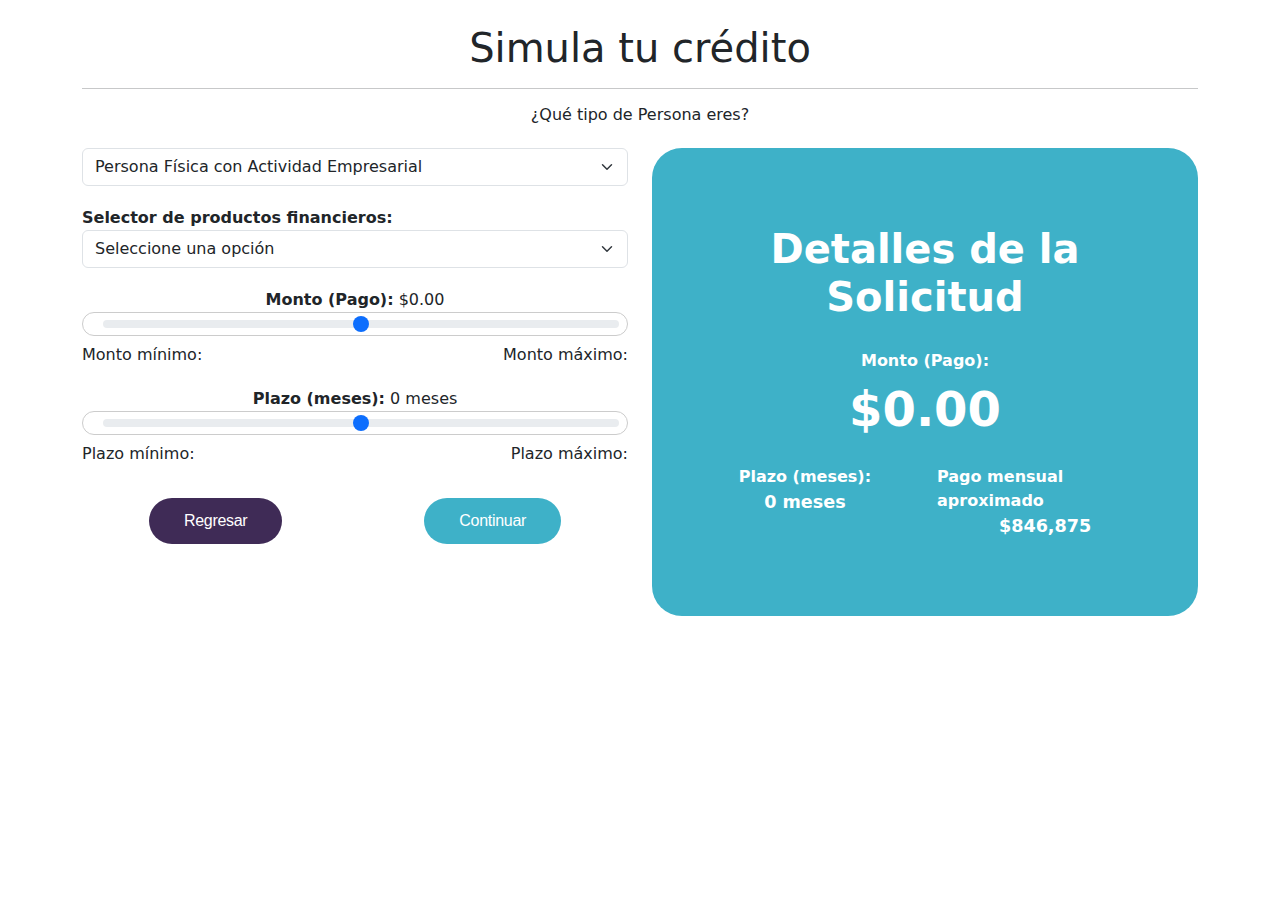
<file: simulador/index.html>
<!DOCTYPE html>
<html lang="en">
<head>
    <meta charset="UTF-8">
    <meta name="viewport" content="width=device-width, initial-scale=1.0">
    <title>Simulador de Crédito</title>
    <link href="https://cdn.jsdelivr.net/npm/bootstrap@5.3.3/dist/css/bootstrap.min.css" rel="stylesheet"
        integrity="sha384-QWTKZyjpPEjISv5WaRU9OFeRpok6YctnYmDr5pNlyT2bRjXh0JMhjY6hW+ALEwIH" crossorigin="anonymous">
    <link rel="stylesheet" href="styles.css">
</head>
<body>
    <main>
      <div class="container mt-4 text-center pb-3">
        <h1 class="text-center mb-2">Simula tu crédito</h1>
        <hr class="w-60 mx-auto line">
        <h6>¿Qué tipo de Persona eres?</h6>
    </div>
      
    <div class="container">
      <div class="row">
        <div class="col-md-6">
          <div class="form-group">
            <select id="personType" class="form-select" onchange="handleSelectionChange(this)">
              <option value="fisica">Persona Física con Actividad Empresarial</option>
              <option value="moral">Persona Moral</option>
            </select>
          </div>
          <div class="form-group">
            <label for="productSelector" class="form-label title-box">Selector de productos financieros:</label>
            <select id="productSelector" class="form-select">
              <option value="">Seleccione una opción</option>
            </select>
          </div>
          <div class="text-center mb-5">
            <div class="form-group">
              <label for="loanRange" class="form-label title-box">Monto (Pago):</label>
              <span id="selectedAmount">$0</span>
              <input type="range" id="loanRange" class="form-range" step="1" >
              <div class="d-flex justify-content-between">
                <span id="minAmountLabel">Monto mínimo:</span>
                <span id="maxAmountLabel">Monto máximo:</span>
              </div>
            </div>
            <div class="form-group mt-3">
              <label for="loanTerm" class="form-label title-box">Plazo (meses):</label>
              <span id="selectedTerm">0 meses</span>
              <input type="range" id="loanTerm" class="form-range" step="1" >
              <div class="d-flex justify-content-between">
                <span id="minTermLabel">Plazo mínimo:</span>
                <span id="maxTermLabel">Plazo máximo:</span>
              </div>
            </div>
          </div>
          <div class="d-flex gap-2 btns">
            <a class="btn btn-regresar" onclick="handleRegresar()">Regresar</a>
            <button class="btn btnCalculo" onclick="guardarDatos(); handleContinue();">Continuar</button>
          </div>
        </div>
        <div class="col-md-6">
          <div class="card-body custom-card bordered-card">
            <div class="text-center">
              <h3 class="title-box-s">Detalles de la Solicitud</h3>
            </div>
            <div class="container text-center">
              <small id="loanR" class="d-flex justify-content-center title-box">Monto (Pago):</small>
              <span id="selectedAmountLabel" class="resultado d-flex justify-content-center ">$0</span>
            </div>
            <div class="row">
              <div class="col-6">
                <small class="d-flex justify-content-center title-box">Plazo (meses):</small>
                <span id="selectedTermLabel2" class="d-flex justify-content-center fs-1 resultado-card">0 meses</span> 
              </div>
              <div class="col-6">
                <small class="d-flex justify-content-center title-box">Pago mensual aproximado</small>
                <span class="d-flex justify-content-center fs-1 resultado-card">$846,875</span>
              </div>
            </div>
          </div>
        </div>
      </div>
    </div>
        <script src="script.js"></script>
        <script src="resultados.js"></script>
        <script src="datos.js"></script>
        <script src="https://cdn.jsdelivr.net/npm/bootstrap@5.3.3/dist/js/bootstrap.bundle.min.js"
            integrity="sha384-YvpcrYf0tY3lHB60NNkmXc5s9fDVZLESaAA55NDzOxhy9GkcIdslK1eN7N6jIeHz"
            crossorigin="anonymous"></script>
    </main>
</body>
</html>
</file>
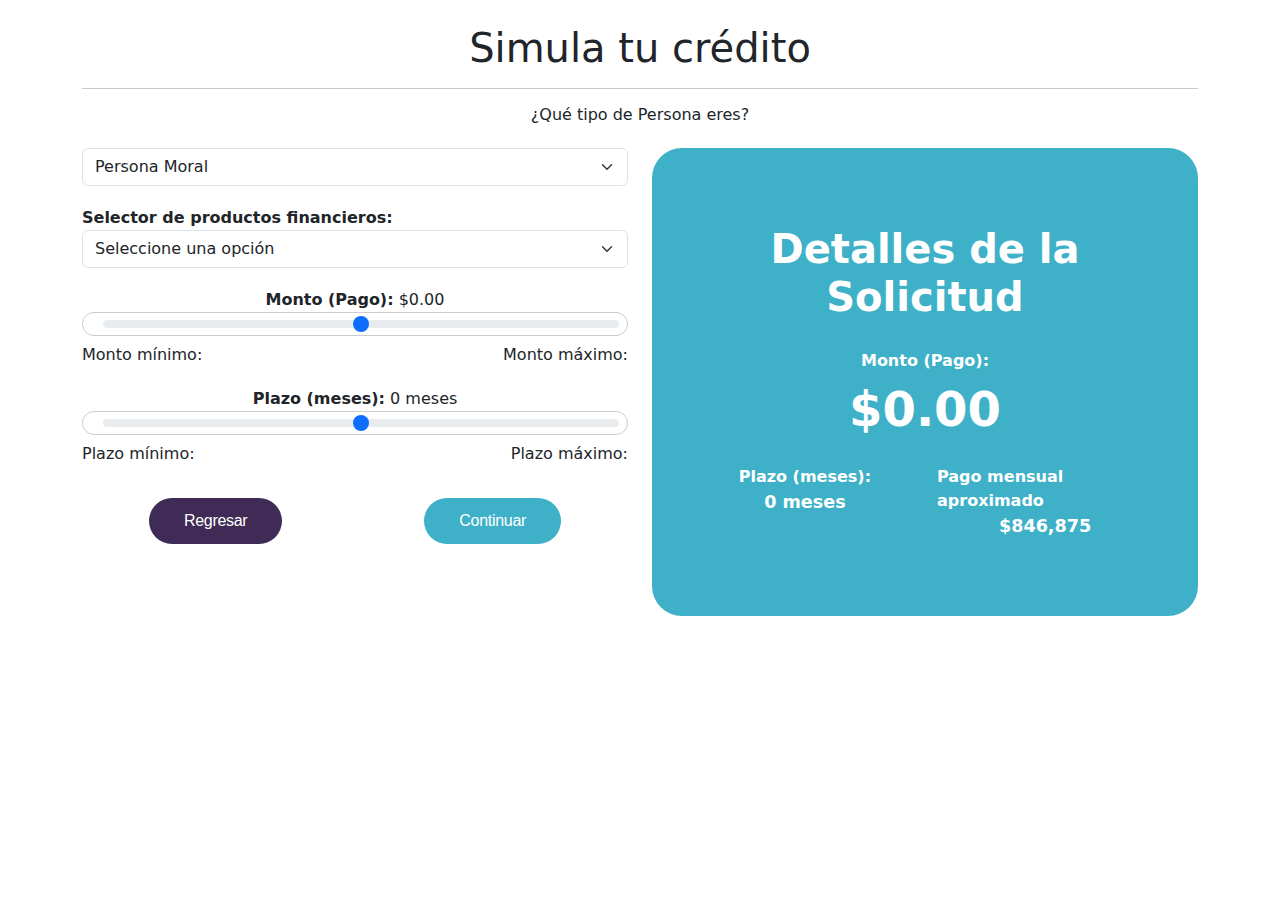
<file: simulador/PMoral.html>
<!DOCTYPE html>
<html lang="en">
<head>
    <meta charset="UTF-8">
    <meta name="viewport" content="width=device-width, initial-scale=1.0">
    <title>Persona Moral</title>
    <link href="https://cdn.jsdelivr.net/npm/bootstrap@5.3.3/dist/css/bootstrap.min.css" rel="stylesheet" integrity="sha384-QWTKZyjpPEjISv5WaRU9OFeRpok6YctnYmDr5pNlyT2bRjXh0JMhjY6hW+ALEwIH" crossorigin="anonymous">
    <link rel="stylesheet" href="styles.css">
</head>
<body>
    <main>
        <div class="container mt-4 text-center pb-3">
            <h1 class="text-center mb-2">Simula tu crédito</h1>
            <hr class="w-60 mx-auto line">
            <h6>¿Qué tipo de Persona eres?</h6>
        </div>
         
        <div class="container">
            <div class="row">
              <div class="col-md-6">
                    <div class="form-group">
                        <select id="personType" class="form-select" onchange="handleSelectionChange(this)">
                            <option value="moral">Persona Moral</option>
                            <option value="fisica">Persona Física con Actividad Empresarial</option>
                        </select>
                    </div>
                    <div class="form-group ">
                        <label for="productSelector" class="form-label title-box">Selector de productos financieros:</label>
                        <select id="productSelector" class="form-select">
                            <option value="">Seleccione una opción</option>
                        </select>
                    </div>
                    <div class="text-center mb-5">
                        <div class="form-group">
                                <label for="loanRange" class="form-label title-box">Monto (Pago):</label>
                                <span id="selectedAmount">$0</span>
                                <input type="range" id="loanRange" class="form-range" step="1" >
                                <div class="d-flex justify-content-between">
                                    <span id="minAmountLabel">Monto mínimo:</span>
                                    <span id="maxAmountLabel">Monto máximo:</span>
                                </div>
                        </div>
        
                        <div class="form-group mt-3">
                                <label for="loanTerm" class="form-label title-box">Plazo (meses):</label>
                                <span id="selectedTerm">0 meses</span>
                                <input type="range" id="loanTerm" class="form-range" step="1">
                                <div class="d-flex justify-content-between">
                                    <span id="minTermLabel">Plazo mínimo:</span>
                                    <span id="maxTermLabel">Plazo máximo:</span>
                                </div>
                        </div>
                    </div>
                    <div class="d-flex gap-2 btns">
                        <a class="btn btn-regresar" onclick="handleRegresar()">Regresar</a>
                        <button class="btn btnCalculo" onclick="guardarDatos(); handContinue();">Continuar</button>
                    </div>
                </div>
                <div class="col-md-6">
                    <div class="col-md-12 mb-5">
                        <div class="card-body custom-card bordered-card">
                            <div class="text-center ">
                                <h3 class="title-box-s">Detalles de la Solicitud</h3>
                            </div>
                            <div class="text-center">
                                <small id="loanR" class="d-flex justify-content-center  title-box">Monto (Pago):</small>
                                <span id="selectedAmountLabel" class="resultado d-flex justify-content-center">$0</span>
                            </div>
                            <div class="row">
                                <div class="col-6">
                                    <small class="d-flex justify-content-center  title-box">Plazo (meses):</small>
                                    <span id="selectedTermLabel2" class="d-flex justify-content-center fs-1 resultado-card">0 meses</span> 
                                </div>
                                <div class="col-6">
                                    <small class="d-flex justify-content-center title-box">Pago mensual aproximado</small>
                                    <span class="d-flex justify-content-center fs-1 resultado-card">$846,875</span>
                                  </div>  
                            </div>
                        </div>
                    </div>        
                </div>     
            </div>
        </div>
    </main>
    <script src="script.js"></script>
    <script src="resultados.js"></script>
    <script src="datos.js"></script>
    <script src="https://cdn.jsdelivr.net/npm/bootstrap@5.3.3/dist/js/bootstrap.bundle.min.js" integrity="sha384-YvpcrYf0tY3lHB60NNkmXc5s9fDVZLESaAA55NDzOxhy9GkcIdslK1eN7N6jIeHz" crossorigin="anonymous"></script>
</body>
</html>
</file>
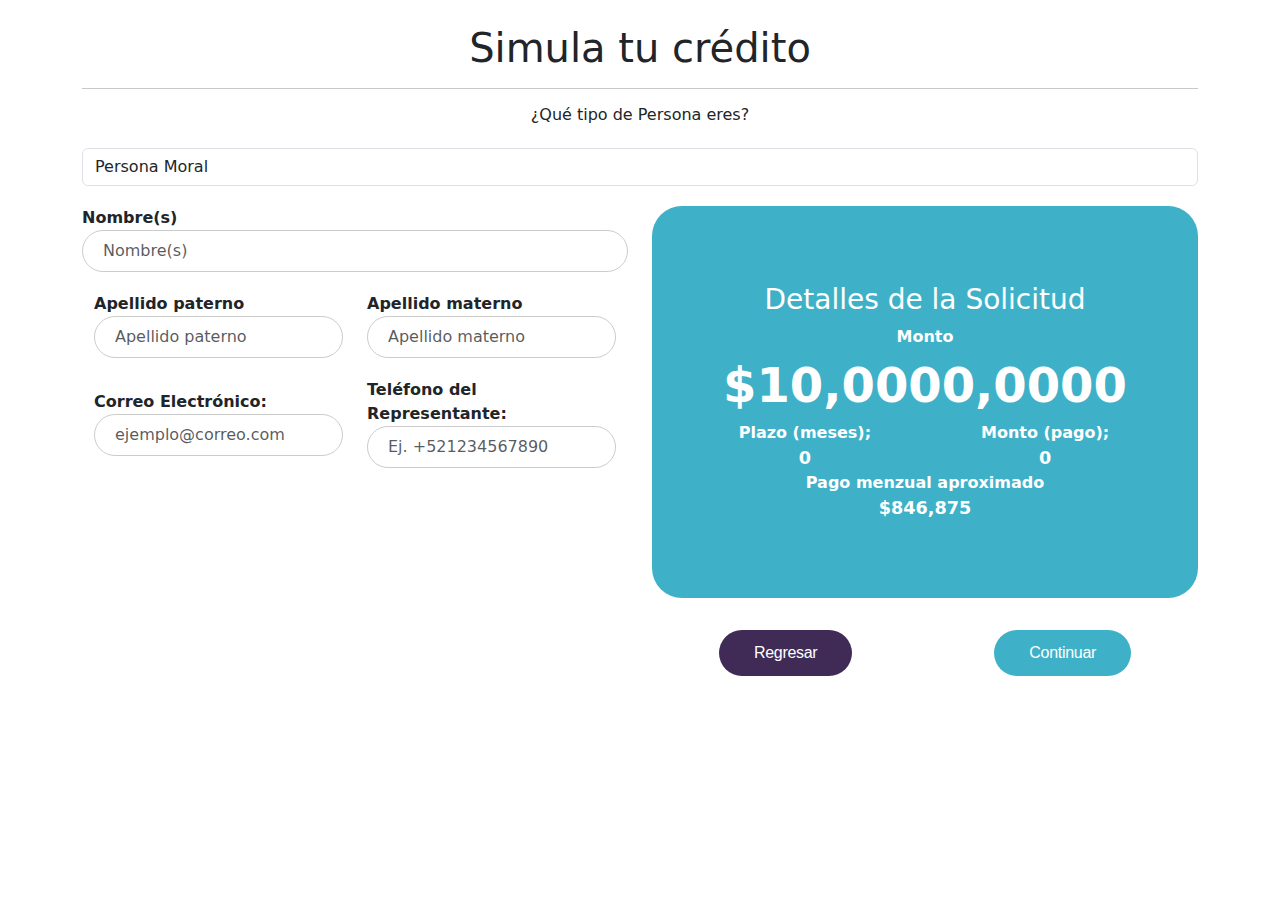
<file: simulador/Resultados.html>
<html lang="en">
<head>
    <meta charset="UTF-8">
    <meta name="viewport" content="width=device-width, initial-scale=1.0">
    <title>Simulador de Crédito</title>
    <link href="https://cdn.jsdelivr.net/npm/bootstrap@5.3.3/dist/css/bootstrap.min.css" rel="stylesheet"
        integrity="sha384-QWTKZyjpPEjISv5WaRU9OFeRpok6YctnYmDr5pNlyT2bRjXh0JMhjY6hW+ALEwIH" crossorigin="anonymous">
    <link rel="stylesheet" href="styles.css">
</head>
<body>
    <main>
        <div class="container mt-4 text-center elementor-widget-container">
            <h1 class="text-center mb-2">Simula tu crédito</h1>
            <hr class="w-60 mx-auto line">
            <h6>¿Qué tipo de Persona eres?</h6>
        </div>
        <div class="container mt-4 elementor-widget-container">
            <div class="form-group d-flex justify-content-between align-items-center">
                <select id="personType" class="form-control flex-grow-1" onchange="handleSelectionChange(this)">
                    <option value="moral">Persona Moral</option>
                    <option value="fisica">Persona Física</option>
                </select>
            </div>
        </div>
      <div>
        <div class="container">
            <div class="row">
                <div class="col">
                    <div class="form-group">
                        <label for="representativeName" class="form-label title-box">Nombre(s)</label>
                        <input type="text" id="representativeName" class="form-control" placeholder="Nombre(s)" required>
                    </div>
                    <div class="container form-group">
                        <div class="row align-items-center">
                          <div class="col">
                            <label for="representativeLastName" class="form-label title-box">Apellido paterno</label>
                            <input type="text" id="representativeLastName" class="form-control" placeholder="Apellido paterno" required>
                          </div>
                          <div class="col">
                            <label for="representativeMotherName" class="form-label title-box">Apellido materno</label>
                            <input type="text" id="representativeMotherName" class="form-control" placeholder="Apellido materno" required>
                          </div>
                        </div>
                    </div>
                    <div class="container form-group">
                        <div class="row align-items-center">
                          <div class="col">
                              <label for="representativeEmail" class="form-label title-box">Correo Electrónico:</label>
                              <input type="email" id="representativeEmail" class="form-control" placeholder="ejemplo@correo.com" required>
                          </div>
                          <div class="col">
                              <label for="representativePhone" class="form-label title-box">Teléfono del Representante:</label>
                              <input type="tel" id="representativePhone" class="form-control" placeholder="Ej. +521234567890" required>
                          </div>
                       </div>
                   </div>       
                </div>
                <div class="col">
                    <div class="col-md-12 mb-5">
                        <div class="card-body custom-card bordered-card ">
                            <div class="text-center title-box">
                                <h3>Detalles de la Solicitud </h3>
                            </div>
                              <div class="container text-center">
                                    <small class="d-flex justify-content-center title-box">Monto</small>
                                    <span class="resultado">$10,0000,0000</span>
                              </div>
                              <div class="row">
                                <div class="col-6">
                                    <small class="d-flex justify-content-center title-box">Plazo (meses);</small>
                                    <span id="selectedTerm"  class="d-flex justify-content-center fs-1 resultado-card">0</span>
                                  </div>
                                  <div class="col-6">
                                    <small class="d-flex justify-content-center title-box">Monto (pago);</small>
                                    <span id="selectedAmount" class="d-flex justify-content-center fs-1 resultado-card">0</span>
                                </div>  
                                  <div class=" text-center">
                                        <small class="d-flex justify-content-center title-box">Pago menzual aproximado</small>
                                        <span class="d-flex justify-content-center fs-1 resultado-card ">$846,875 </span>
                                  </div>     
                         </div>
                         </div>
                    </div>
                    <div class="d-flex gap-2 btns">
                        <a href="index.html" class="btn btn-regresar">Regresar</a>
                      <button class="btn btnCalculo" onclick="calculateLoan()">Continuar</button>
                  </div>
                </div>
               
            </div>
      </div>
        <script src="script.js"></script>
        <script src="https://cdn.jsdelivr.net/npm/bootstrap@5.3.3/dist/js/bootstrap.bundle.min.js"
            integrity="sha384-YvpcrYf0tY3lHB60NNkmXc5s9fDVZLESaAA55NDzOxhy9GkcIdslK1eN7N6jIeHz"
            crossorigin="anonymous"></script>
    </main>
</body>
</html>
</file>
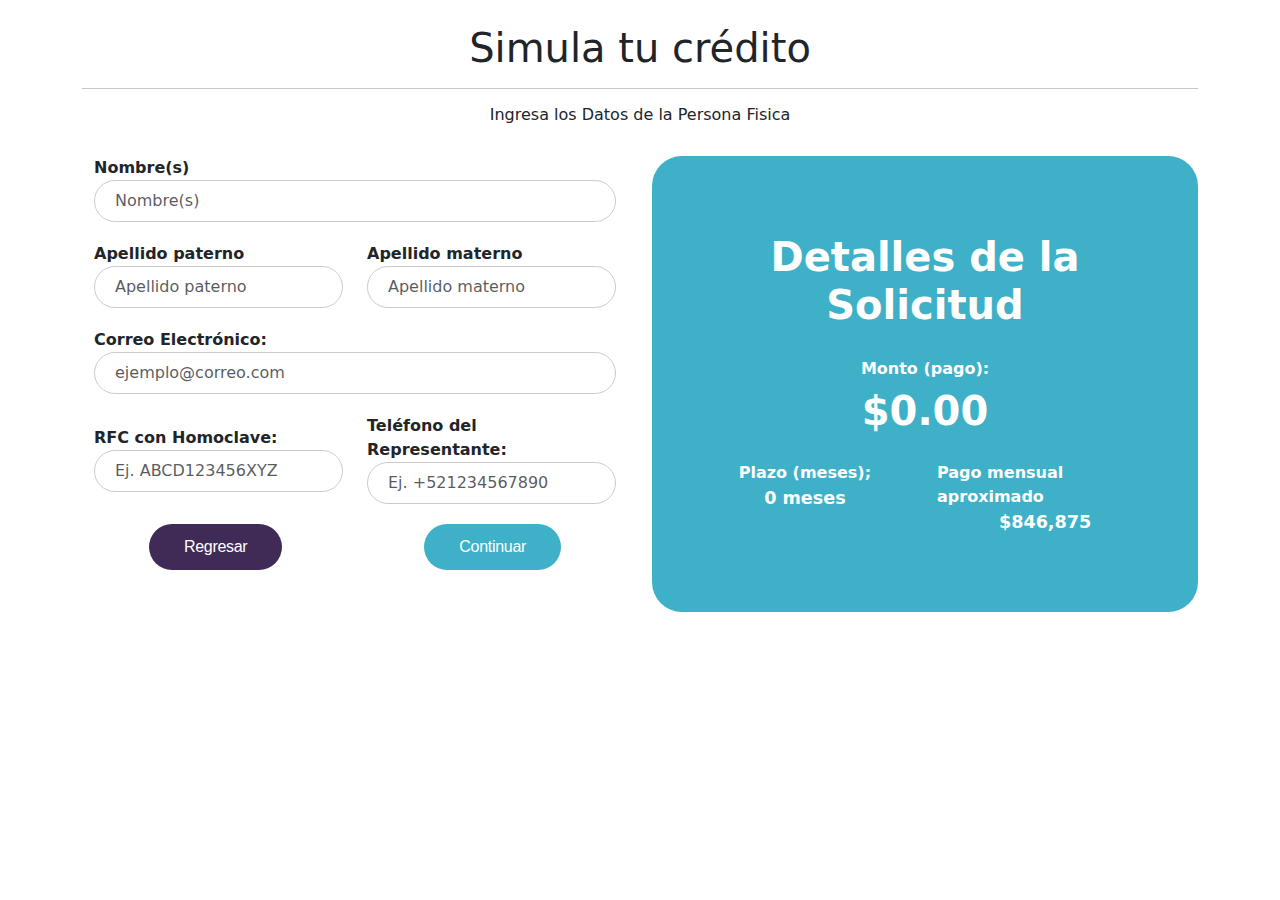
<file: simulador/RFisica.html>
<html lang="en">
<head>
    <meta charset="UTF-8">
    <meta name="viewport" content="width=device-width, initial-scale=1.0">
    <title>Simulador de Crédito</title>
    <link href="https://cdn.jsdelivr.net/npm/bootstrap@5.3.3/dist/css/bootstrap.min.css" rel="stylesheet"
        integrity="sha384-QWTKZyjpPEjISv5WaRU9OFeRpok6YctnYmDr5pNlyT2bRjXh0JMhjY6hW+ALEwIH" crossorigin="anonymous">
    <link rel="stylesheet" href="styles.css">
</head>
<body>
    <main>
        <div class="container mt-4 text-center elementor-widget-container mb-5">
            <h1 class="text-center mb-2">Simula tu crédito</h1>
            <hr class="w-60 mx-auto line">
            <h6>Ingresa los Datos de la Persona Fisica</h6>
        </div>
        <div class="container">
          <div class="row">
              <div class="col-md-6">
                  <div class="container form-group">
                      <label for="representativeName" class="form-label title-box">Nombre(s)</label>
                      <input type="text" id="representativeName" class="form-control" placeholder="Nombre(s)" required>
                  </div>
                  <div class="container form-group">
                      <div class="row align-items-center">
                        <div class="col">
                          <label for="representativeLastName" class="form-label title-box">Apellido paterno</label>
                          <input type="text" id="representativeLastName" class="form-control" placeholder="Apellido paterno" required>
                        </div>
                        <div class="col">
                          <label for="representativeMotherName" class="form-label title-box">Apellido materno</label>
                          <input type="text" id="representativeMotherName" class="form-control" placeholder="Apellido materno" required>
                        </div>
                      </div>
                  </div>
                  <div class="container form-group">
                    <label for="representativeEmail" class="form-label title-box">Correo Electrónico:</label>
                    <input type="email" id="representativeEmail" class="form-control" placeholder="ejemplo@correo.com" required>
                  </div>
                  <div class="container form-group">
                      <div class="row align-items-center">
                        
                        <div class="col">
                            <label for="representativeRfc" class="form-label title-box">RFC con Homoclave:</label>
                            <input type="text" id="representativeRfc" class="form-control" placeholder="Ej. ABCD123456XYZ" required 
                                   pattern="[A-Z&\u00d1]{4}\d{6}[A-Z0-9]{3}">
                          </div>
                        <div class="col">
                          <label for="representativePhone" class="form-label title-box">Teléfono del Representante:</label>
                          <input type="tel" id="representativePhone" class="form-control" placeholder="Ej. +521234567890" required>
                        </div>
                     </div>   
              </div>
              <div class="d-flex gap-2 btns">
                  <a class="btn btn-regresar" onclick="handleRegresar()">Regresar</a>

                <button class="btn btnCalculo" onclick="calculateLoan()">Continuar</button>
            </div>
          </div>
          <div class="col-md-6">
            <div class="col-md-12 mb-5">
                <div class="card-body custom-card bordered-card">
                    <div class="text-center title-box">
                        <h3 class="title-box-s">Detalles de la Solicitud</h3>
                    </div>
                    <div class="container text-center">
                        <small class="d-flex justify-content-center title-box">Monto (pago):</small>
                        <span id="selectedAmount" class=" resultado d-flex justify-content-center fs-1 ">$0</span>
                    </div>
                    <div class="row">
                        <div class="col-6">
                            <small class="d-flex justify-content-center title-box">Plazo (meses);</small>
                            <span id="selectedTerm" class="d-flex justify-content-center fs-1 resultado-card">0</span>
                        </div>
                        <div class="col-6">
                            <small class="d-flex justify-content-center title-box">Pago mensual aproximado</small>
                            <span class="d-flex justify-content-center fs-1 resultado-card">$846,875</span>
                        </div>
                    </div>
                
                </div>
            </div>
        </div>
        
    </div> 
        <script src="script.js"></script>
        <script src="resultados.js"></script>
        <script src="datos.js"></script>
        <script src="https://cdn.jsdelivr.net/npm/bootstrap@5.3.3/dist/js/bootstrap.bundle.min.js"
            integrity="sha384-YvpcrYf0tY3lHB60NNkmXc5s9fDVZLESaAA55NDzOxhy9GkcIdslK1eN7N6jIeHz"
            crossorigin="anonymous"></script>
    </main>
</body>
</html>
</file>
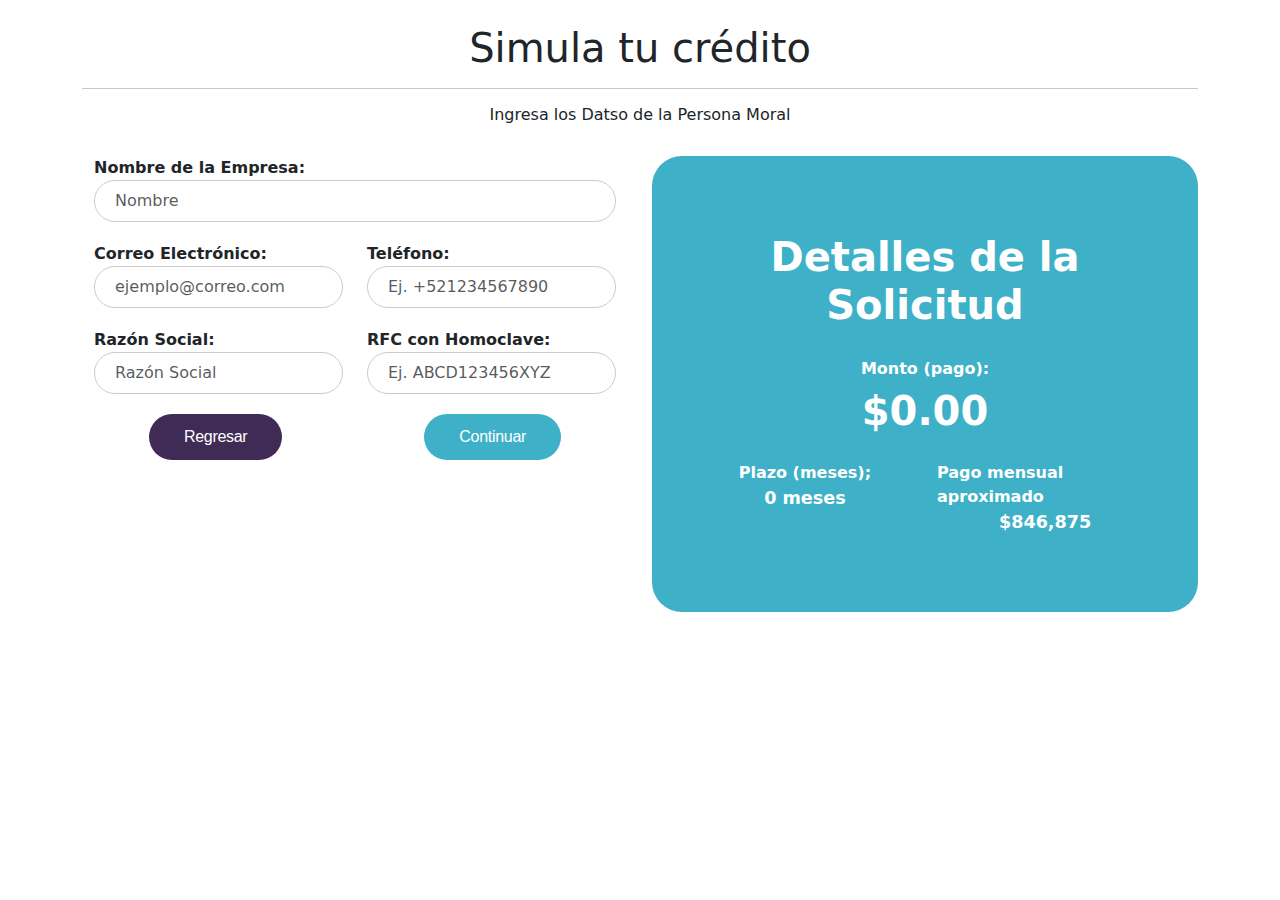
<file: simulador/RMoral.html>
<html lang="en">
<head>
    <meta charset="UTF-8">
    <meta name="viewport" content="width=device-width, initial-scale=1.0">
    <title>Simulador de Crédito</title>
    <link href="https://cdn.jsdelivr.net/npm/bootstrap@5.3.3/dist/css/bootstrap.min.css" rel="stylesheet"
        integrity="sha384-QWTKZyjpPEjISv5WaRU9OFeRpok6YctnYmDr5pNlyT2bRjXh0JMhjY6hW+ALEwIH" crossorigin="anonymous">
    <link rel="stylesheet" href="styles.css">
</head>
<body>
    <main>
        <div class="container mt-4 text-center elementor-widget-container mb-5">
            <h1 class="text-center mb-2">Simula tu crédito</h1>
            <hr class="w-60 mx-auto line">
            <h6>Ingresa los Datso de la Persona Moral</h6>
        </div>
        <div class="container">
          <div class="row">
            <div class="col-md-6">
              <div class="container form-group">
                <label for="representativeName" class="form-label title-box">Nombre de la Empresa:</label>
                <input type="text" id="NomEmpresa" name="NomEmpresa" class="form-control" placeholder="Nombre" required>
              </div>
              <div class="container form-group">
                <div class="row align-items-center">
                  <div class="col">
                    <label for="representativeEmail" class="form-label title-box">Correo Electrónico:</label>
                    <input type="email" id="representativeEmail" class="form-control" placeholder="ejemplo@correo.com" required>
                  </div>
                  <div class="col">
                    <label for="representativePhone" class="form-label title-box">Teléfono:</label>
                    <input type="tel" id="representativePhone" class="form-control" placeholder="Ej. +521234567890" required>
                  </div>
                </div>
              </div>
              <div class="container form-group">
                <div class="row align-items-center">
                  <div class="col">
                    <label for="representativeCompany" class="form-label title-box">Razón Social:</label>
                    <input type="text" id="representativeCompany" class="form-control" placeholder="Razón Social" required>
                  </div>
                  <div class="col">
                    <label for="representativeRfc" class="form-label title-box">RFC con Homoclave:</label>
                    <input type="text" id="representativeRfc" class="form-control" placeholder="Ej. ABCD123456XYZ" required 
                           pattern="[A-Z&\u00d1]{4}\d{6}[A-Z0-9]{3}">
                  </div>
                </div>
              </div>
              <div class="d-flex gap-2 btns">
                <a  class="btn btn-regresar" onclick="handleRegresar()">Regresar</a>
                <button class="btn btnCalculo" onclick="calculateLoan()">Continuar</button>
              </div>
            </div>
            <div class="col-md-6">
              <div class="col-md-12 mb-5">
                  <div class="card-body custom-card bordered-card">
                      <div class="text-center">
                          <h3 class="title-box-s">Detalles de la Solicitud</h3>
                      </div>
                      <div class="container text-center">
                          <small class="d-flex justify-content-center title-box">Monto (pago):</small>
                          <span id="selectedAmount" class=" resultado d-flex justify-content-center fs-1 ">$0</span>
                      </div>
                      <div class="row">
                          <div class="col-6">
                              <small class="d-flex justify-content-center title-box">Plazo (meses);</small>
                              <span id="selectedTerm" class="d-flex justify-content-center fs-1 resultado-card">0</span>
                          </div>
                          <div class="col-6">
                              <small class="d-flex justify-content-center title-box">Pago mensual aproximado</small>
                              <span class="d-flex justify-content-center fs-1 resultado-card">$846,875</span>
                          </div>
                      </div>
                  </div>
              </div>
          </div>
          </div>
        </div>
      </div>
      <script src="script.js"></script>
      <script src="resultados.js"></script>
      <script src="datos.js"></script>
        <script src="https://cdn.jsdelivr.net/npm/bootstrap@5.3.3/dist/js/bootstrap.bundle.min.js"
            integrity="sha384-YvpcrYf0tY3lHB60NNkmXc5s9fDVZLESaAA55NDzOxhy9GkcIdslK1eN7N6jIeHz"
            crossorigin="anonymous"></script>
    </main>
</body>
</html>
</file>
<file: simulador/styles.css>
.line{
    border-color: 3px solid #3F2B56;
}
.form-group {
    margin-bottom: 20px;
}

input[type="text"], input[type="email"], input[type="tel"], input[type="number"], input[type="range"], select {
    width: 100%;
    padding: 8px;
    border-radius: 30px;
    border: 1px solid #ccc;
    padding-left: 20px;
}
.btnCalculo,.btn-regresar{
    border: none;
    background-color:#3EB1C8;
    color: white;
    cursor: pointer;
    font-family: 'Gilroy-Bold', sans-serif;
    font-size: 1.0em;
    line-height: 1.0em;
    letter-spacing: -0.30px;
    padding: 15px 35px 15px 35px;
    border-radius: 30px;
}
button:hover {
    background-color:#3F2B56;
    color: white;
}
.btn-regresar {
    background-color: #3F2B56;
    color: white;
    cursor: pointer;
    font-family: 'Gilroy-Bold', sans-serif;
    font-size: 1.0em;
    line-height: 1.0em;
    letter-spacing: -0.30px;
    padding: 15px 35px 15px 35px;
    border-radius: 30px;
}
.btn-regresar:hover {
    background-color: #3EB1C8;
    color: white;
}
.bordered-card {
    border-radius: 30px;
    border: none;
    background-color: #3EB1C8;
    padding: 4.8rem 2.8rem;
    color: white;
    height: auto; 
    min-height: 390px; 
}
.title-box,.resultado-card{
font-weight: 700;
margin: 0;
font-size: 1.0rem;  
}
.title-box-s{
    font-weight: 700;  
    font-size: 2.5rem;  
    padding: 0px 0px 20px 0px
 }
.resultado{
    font-weight: 700;  
    font-size: 3.0rem;  
    margin: 0;
    padding: 0px 0px 20px 0px
 }
.resultado-card{
    font-size: 1.1em !important;
}
.range-meses{
    margin-top: 1.5em;
}
.mb-5 {
    margin-bottom: 2rem !important;
}
.btns {
    justify-content: space-around;
    margin-bottom: 1rem !important;
}
</file>
